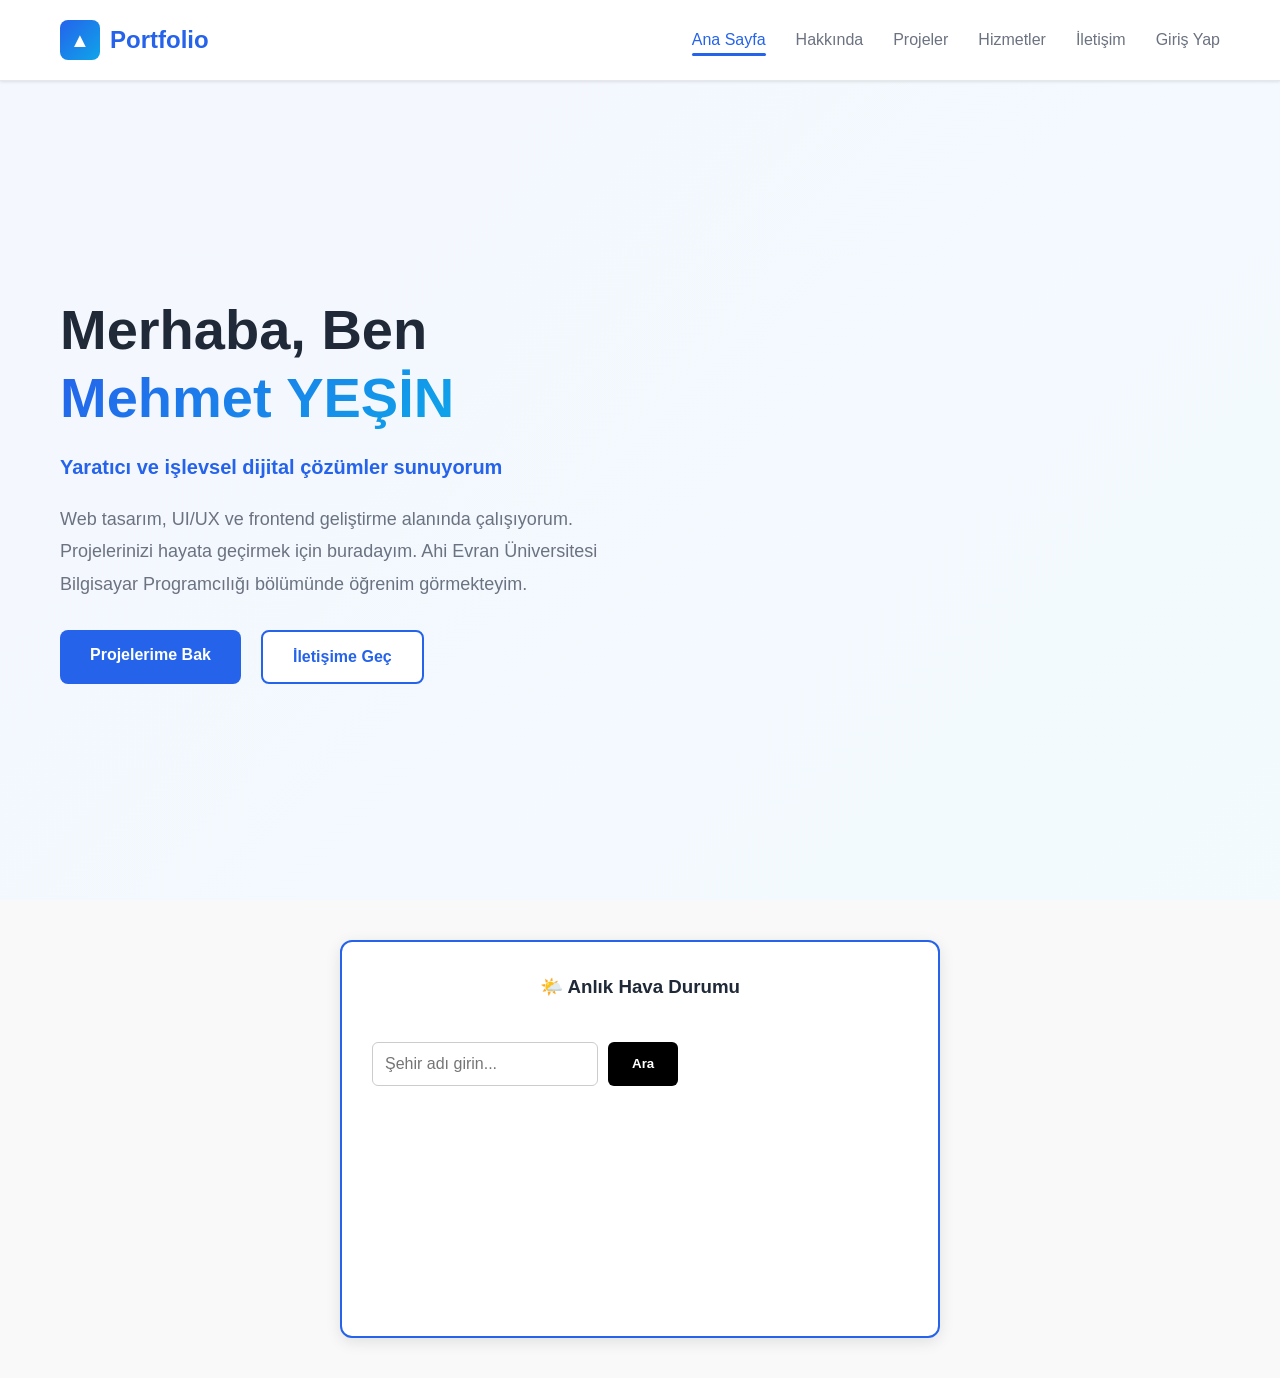
<file: index.html>
<!DOCTYPE html>
<html lang="tr">
<head>
    <meta charset="UTF-8">
    <meta name="viewport" content="width=device-width, initial-scale=1.0">
    <title>Mehmet Yeşin - Portfolyo</title>
    <link rel="icon" type="image/svg+xml" href="favicon.svg">
    <link rel="stylesheet" href="styles.css">
    
    <style>
        #weatherCity:focus { outline: none; border-color: #000 !important; }
        #weatherBtn:hover { background-color: #333 !important; }
        #weatherLoading { animation: pulse 1.5s infinite; }
        @keyframes pulse { 0% { opacity: 0.6; } 50% { opacity: 1; } 100% { opacity: 0.6; } }
    </style>
</head>
<body>
    <nav class="navbar">
        <div class="container">
            <div class="nav-content">
                <a href="index.html" class="logo">
                    <span class="logo-icon">▲</span>
                    <span class="logo-text">Portfolio</span>
                </a>
                <ul class="nav-menu" id="navMenu">
                    <li><a href="index.html" class="nav-link active">Ana Sayfa</a></li>
                    <li><a href="about.html" class="nav-link">Hakkında</a></li>
                    <li><a href="projects.html" class="nav-link">Projeler</a></li>
                    <li><a href="services.html" class="nav-link">Hizmetler</a></li>
                    <li><a href="contact.html" class="nav-link">İletişim</a></li>
                    <li><a href="auth.html" class="nav-link nav-link-auth">Giriş Yap</a></li>
                </ul>
                <button class="menu-toggle" id="menuToggle" aria-label="Menüyü aç/kapat">
                    <span></span><span></span><span></span>
                </button>
            </div>
        </div>
    </nav>

    <section class="hero">
        <div class="container">
            <div class="hero-content">
                <div class="hero-text">
                    <h1 class="hero-title">Merhaba, Ben <span class="highlight">Mehmet YEŞİN</span></h1>
                    <p class="hero-subtitle">Yaratıcı ve işlevsel dijital çözümler sunuyorum</p>
                    <p class="hero-description">
                        Web tasarım, UI/UX ve frontend geliştirme alanında çalışıyorum.
                        Projelerinizi hayata geçirmek için buradayım. Ahi Evran Üniversitesi
                        Bilgisayar Programcılığı bölümünde öğrenim görmekteyim.
                    </p>
                    <div class="hero-buttons">
                        <a href="projects.html" class="btn btn-primary">Projelerime Bak</a>
                        <a href="contact.html" class="btn btn-secondary">İletişime Geç</a>
                    </div>
                </div>
            </div>
        </div>
    </section>

    <section class="page-content" style="padding: 40px 0; background-color: #f9f9f9;">
        <div class="container">
            <div class="weather-widget" style="max-width: 600px; margin: 0 auto; background: #fff; padding: 30px; border-radius: 12px; box-shadow: 0 4px 15px rgba(0,0,0,0.1);">
                <div class="weather-header" style="text-align: center; margin-bottom: 20px;">
                    <h3>🌤️ Anlık Hava Durumu</h3>
                    <div class="search-input-wrapper" style="display: flex; gap: 10px; margin-top: 15px;">
                        <input type="text" id="weatherCity" placeholder="Şehir adı girin..." style="flex: 1; padding: 12px; border: 1px solid #ccc; border-radius: 6px; font-size: 16px;">
                        <button id="weatherBtn" style="padding: 12px 24px; background: #000; color: #fff; border: none; border-radius: 6px; cursor: pointer; font-weight: bold;">Ara</button>
                    </div>
                </div>
                
                <div id="weatherContent" class="weather-content" style="text-align: center;">
                    <div class="weather-loading" id="weatherLoading" style="display: none; color: #666;">
                        <p>⏳ Yükleniyor...</p>
                    </div>
                    
                    <div id="weatherInfo" class="weather-info" style="display: none;">
                        <div class="weather-main" style="margin-bottom: 20px;">
                            <div class="weather-icon" id="weatherIcon" style="font-size: 48px; margin-bottom: 10px;">🌤️</div>
                            <div class="weather-temp" style="font-size: 36px; font-weight: bold; color: #333;">
                                <span id="weatherTemp">--°C</span>
                            </div>
                            <div id="weatherDesc" style="color: #666; font-size: 18px; text-transform: capitalize;">--</div>
                        </div>
                        
                        <div class="weather-details" style="display: grid; grid-template-columns: 1fr 1fr; gap: 15px; background: #f1f1f1; padding: 15px; border-radius: 8px; text-align: left;">
                            <div><strong>Şehir:</strong> <span id="weatherCityName">--</span></div>
                            <div><strong>Hissedilen:</strong> <span id="weatherFeelsLike">--°C</span></div>
                            <div><strong>Nem:</strong> <span id="weatherHumidity">--%</span></div>
                            <div><strong>Rüzgar:</strong> <span id="weatherWind">-- m/s</span></div>
                            <div><strong>Basınç:</strong> <span id="weatherPressure">-- hPa</span></div>
                            <div><strong>Görüş:</strong> <span id="weatherVisibility">-- km</span></div>
                        </div>
                    </div>
                    
                    <div id="weatherError" class="weather-error" style="display: none; color: red; font-weight: bold; padding: 15px;">
                        <p id="weatherErrorMsg">❌ Hava durumu bilgisi alınamadı.</p>
                    </div>
                </div>
            </div>
        </div>
    </section>

    <script>
        const apiKey = "1400638c79b2821a32598c0382eaa3d6";

        document.addEventListener("DOMContentLoaded", function() {
            const searchBtn = document.getElementById("weatherBtn");
            const cityInput = document.getElementById("weatherCity");

            if (searchBtn) {
                searchBtn.addEventListener("click", fetchWeather);
            }

            if (cityInput) {
                cityInput.addEventListener("keypress", function(event) {
                    if (event.key === "Enter") {
                        fetchWeather();
                    }
                });
            }
        });

        function fetchWeather() {
            const city = document.getElementById("weatherCity").value.trim();
            const loadingDiv = document.getElementById("weatherLoading");
            const infoDiv = document.getElementById("weatherInfo");
            const errorDiv = document.getElementById("weatherError");
            const errorMsg = document.getElementById("weatherErrorMsg");

            if (city === "") {
                alert("Lütfen bir şehir adı girin!");
                return;
            }

            loadingDiv.style.display = "block";
            infoDiv.style.display = "none";
            errorDiv.style.display = "none";

            const url = `https://api.openweathermap.org/data/2.5/weather?q=${city}&appid=${apiKey}&units=metric&lang=tr`;

            fetch(url)
                .then(response => {
                    if (!response.ok) {
                        throw new Error("Şehir bulunamadı veya API anahtarı henüz aktif değil.");
                    }
                    return response.json();
                })
                .then(data => {
                    loadingDiv.style.display = "none";

                    document.getElementById("weatherCityName").innerText = `${data.name}, ${data.sys.country}`;
                    document.getElementById("weatherTemp").innerText = `${Math.round(data.main.temp)}°C`;
                    document.getElementById("weatherDesc").innerText = data.weather[0].description;
                    document.getElementById("weatherFeelsLike").innerText = `${Math.round(data.main.feels_like)}°C`;
                    document.getElementById("weatherHumidity").innerText = `%${data.main.humidity}`;
                    document.getElementById("weatherWind").innerText = `${data.wind.speed} m/s`;
                    document.getElementById("weatherPressure").innerText = `${data.main.pressure} hPa`;
                    document.getElementById("weatherVisibility").innerText = `${(data.visibility / 1000).toFixed(1)} km`;

                    const mainWeather = data.weather[0].main.toLowerCase();
                    let icon = "🌤️";
                    if (mainWeather.includes("rain")) icon = "🌧️";
                    else if (mainWeather.includes("cloud")) icon = "☁️";
                    else if (mainWeather.includes("clear")) icon = "☀️";
                    else if (mainWeather.includes("snow")) icon = "❄️";
                    document.getElementById("weatherIcon").innerText = icon;

                    infoDiv.style.display = "block";
                })
                .catch(error => {
                    loadingDiv.style.display = "none";
                    errorMsg.innerText = `❌ Hata: ${error.message}`;
                    errorDiv.style.display = "block";
                });
        }
    </script>
    
    <script src="script.js"></script>
</body>
</html>
</file>
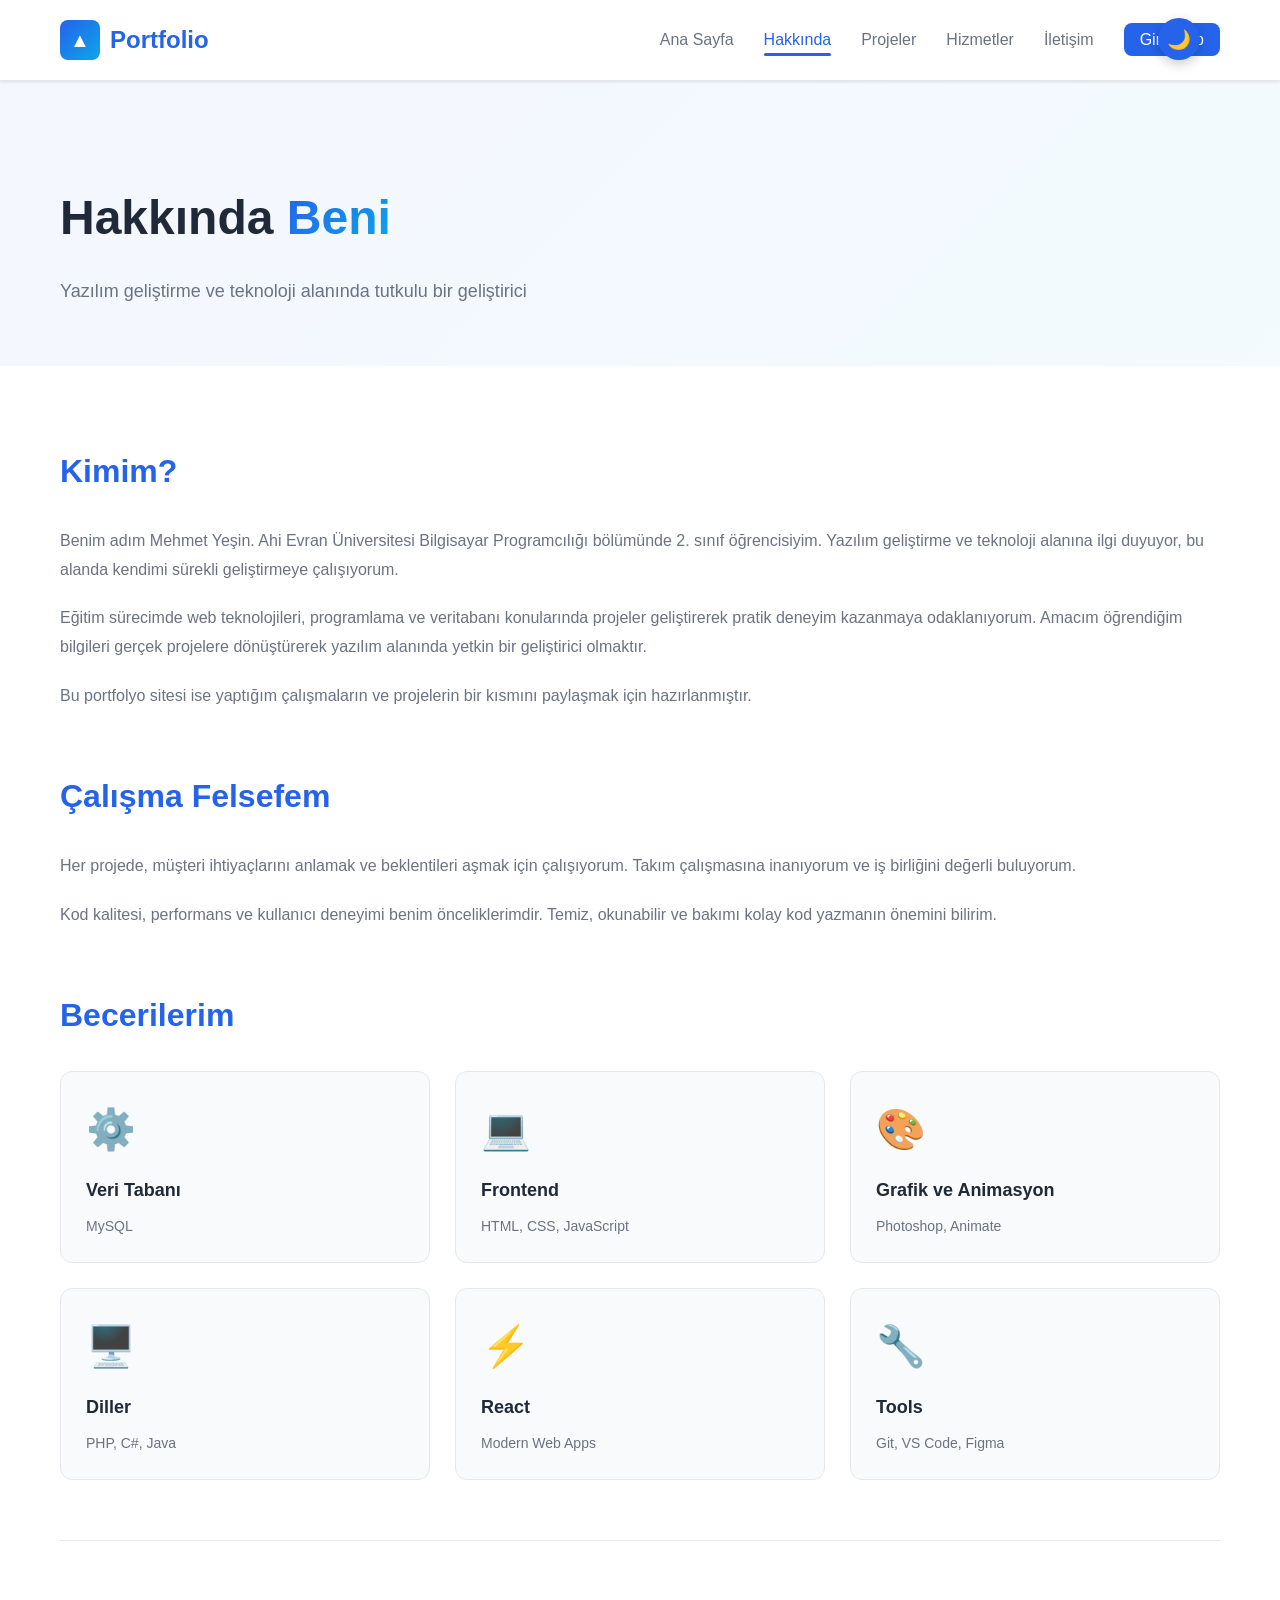
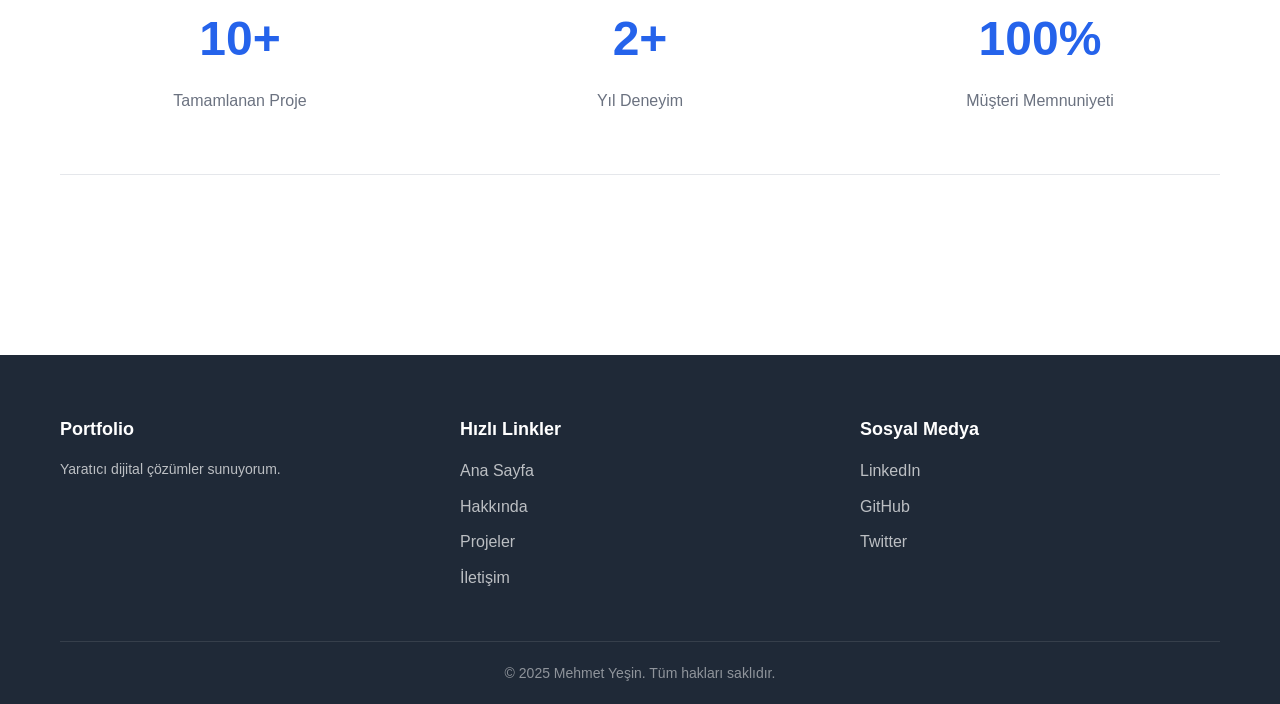
<file: about.html>
<!DOCTYPE html>
<html lang="tr">
<head>
    <meta charset="UTF-8">
    <meta name="viewport" content="width=device-width, initial-scale=1.0">
    <title>Hakkında - Mehmet Yeşin</title>
    <link rel="icon" type="image/svg+xml" href="favicon.svg">
    <link rel="stylesheet" href="styles.css">
</head>
<body>
    <nav class="navbar">
        <div class="container">
            <div class="nav-content">
                <a href="index.html" class="logo">
                    <span class="logo-icon">▲</span>
                    <span class="logo-text">Portfolio</span>
                </a>
                <ul class="nav-menu" id="navMenu">
                    <li><a href="index.html" class="nav-link">Ana Sayfa</a></li>
                    <li><a href="about.html" class="nav-link active">Hakkında</a></li>
                    <li><a href="projects.html" class="nav-link">Projeler</a></li>
                    <li><a href="services.html" class="nav-link">Hizmetler</a></li>
                    <li><a href="contact.html" class="nav-link">İletişim</a></li>
                    <li><a href="auth.html" class="nav-link nav-link-auth">Giriş Yap</a></li>
                </ul>
                <button class="menu-toggle" id="menuToggle" aria-label="Menüyü aç/kapat">
                    <span></span><span></span><span></span>
                </button>
            </div>
        </div>
    </nav>

    <section class="page-hero">
        <div class="container">
            <h1 class="page-title">Hakkında <span class="highlight">Beni</span></h1>
            <p class="page-subtitle">Yazılım geliştirme ve teknoloji alanında tutkulu bir geliştirici</p>
        </div>
    </section>

    <section class="page-content">
        <div class="container">
            <div class="about-section">
                <h2>Kimim?</h2>
                <div class="about-text">
                    <p>Benim adım Mehmet Yeşin. Ahi Evran Üniversitesi Bilgisayar Programcılığı bölümünde 2. sınıf öğrencisiyim. Yazılım geliştirme ve teknoloji alanına ilgi duyuyor, bu alanda kendimi sürekli geliştirmeye çalışıyorum.</p>
                    <p>Eğitim sürecimde web teknolojileri, programlama ve veritabanı konularında projeler geliştirerek pratik deneyim kazanmaya odaklanıyorum. Amacım öğrendiğim bilgileri gerçek projelere dönüştürerek yazılım alanında yetkin bir geliştirici olmaktır.</p>
                    <p>Bu portfolyo sitesi ise yaptığım çalışmaların ve projelerin bir kısmını paylaşmak için hazırlanmıştır.</p>
                </div>
            </div>

            <div class="about-section">
                <h2>Çalışma Felsefem</h2>
                <div class="about-text">
                    <p>Her projede, müşteri ihtiyaçlarını anlamak ve beklentileri aşmak için çalışıyorum. Takım çalışmasına inanıyorum ve iş birliğini değerli buluyorum.</p>
                    <p>Kod kalitesi, performans ve kullanıcı deneyimi benim önceliklerimdir. Temiz, okunabilir ve bakımı kolay kod yazmanın önemini bilirim.</p>
                </div>
            </div>

            <div class="about-section">
                <h2>Becerilerim</h2>
                <div class="skills-grid">
                    <div class="skill-card"><div class="skill-icon">⚙️</div><h3>Veri Tabanı</h3><p>MySQL</p></div>
                    <div class="skill-card"><div class="skill-icon">💻</div><h3>Frontend</h3><p>HTML, CSS, JavaScript</p></div>
                    <div class="skill-card"><div class="skill-icon">🎨</div><h3>Grafik ve Animasyon</h3><p>Photoshop, Animate</p></div>
                    <div class="skill-card"><div class="skill-icon">🖥️</div><h3>Diller</h3><p>PHP, C#, Java</p></div>
                    <div class="skill-card"><div class="skill-icon">⚡</div><h3>React</h3><p>Modern Web Apps</p></div>
                    <div class="skill-card"><div class="skill-icon">🔧</div><h3>Tools</h3><p>Git, VS Code, Figma</p></div>
                </div>
            </div>

            <div class="stats-section">
                <div class="stat-item"><div class="stat-number">10+</div><p class="stat-label">Tamamlanan Proje</p></div>
                <div class="stat-item"><div class="stat-number">2+</div><p class="stat-label">Yıl Deneyim</p></div>
                <div class="stat-item"><div class="stat-number">100%</div><p class="stat-label">Müşteri Memnuniyeti</p></div>
            </div>
        </div>
    </section>

    <footer class="footer">
        <div class="container">
            <div class="footer-content">
                <div class="footer-section">
                    <h4>Portfolio</h4>
                    <p>Yaratıcı dijital çözümler sunuyorum.</p>
                </div>
                <div class="footer-section">
                    <h4>Hızlı Linkler</h4>
                    <ul>
                        <li><a href="index.html">Ana Sayfa</a></li>
                        <li><a href="about.html">Hakkında</a></li>
                        <li><a href="projects.html">Projeler</a></li>
                        <li><a href="contact.html">İletişim</a></li>
                    </ul>
                </div>
                <div class="footer-section">
                    <h4>Sosyal Medya</h4>
                    <ul>
                        <li><a href="https://linkedin.com" target="_blank" rel="noopener">LinkedIn</a></li>
                        <li><a href="https://github.com" target="_blank" rel="noopener">GitHub</a></li>
                        <li><a href="https://twitter.com" target="_blank" rel="noopener">Twitter</a></li>
                    </ul>
                </div>
            </div>
            <div class="footer-bottom">
                <p>&copy; 2025 Mehmet Yeşin. Tüm hakları saklıdır.</p>
            </div>
        </div>
    </footer>
    <script src="script.js"></script>
</body>
</html>
</file>
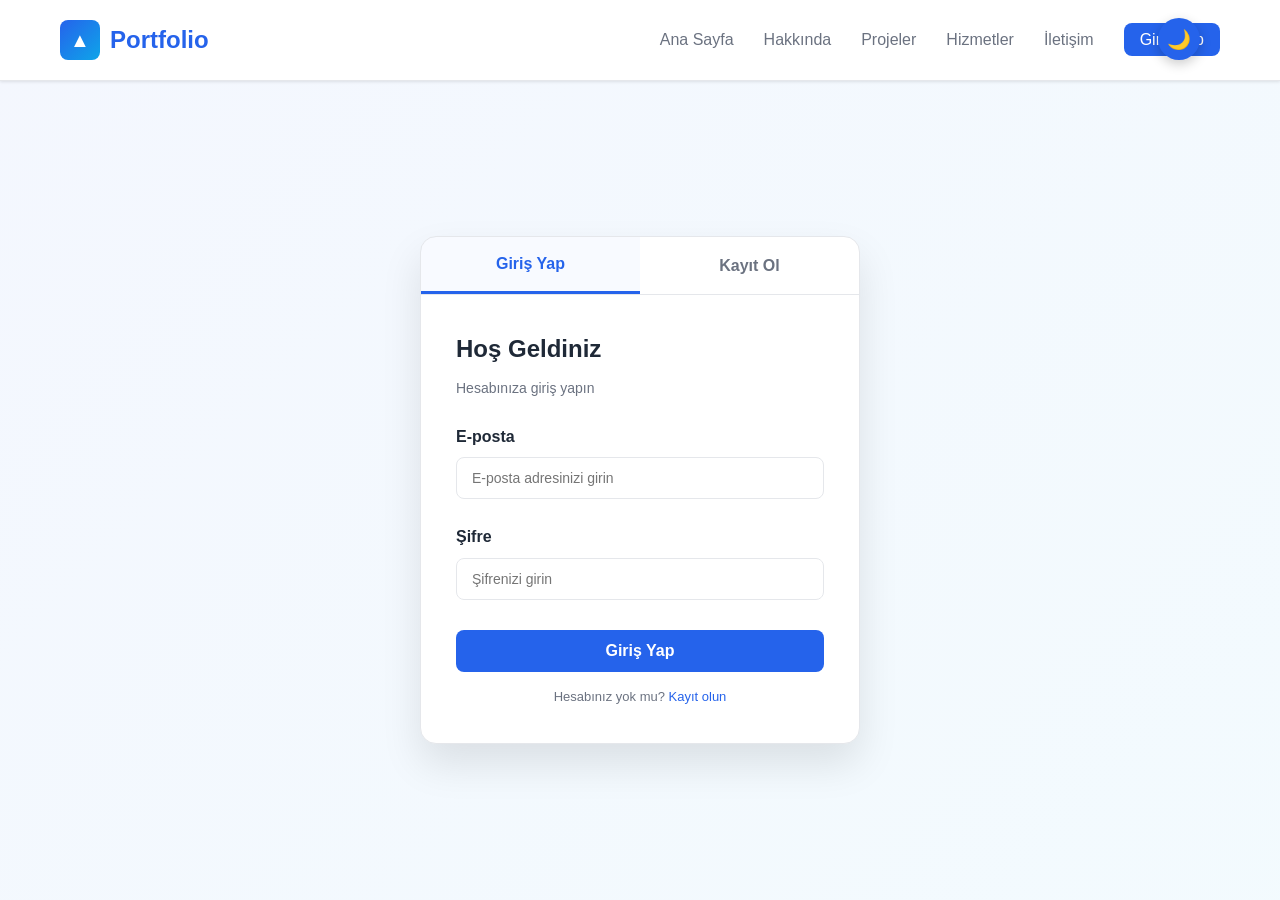
<file: auth.html>
<!DOCTYPE html>
<html lang="tr">
<head>
    <meta charset="UTF-8">
    <meta name="viewport" content="width=device-width, initial-scale=1.0">
    <title>Giriş / Kayıt - Mehmet Yeşin</title>
    <link rel="icon" type="image/svg+xml" href="favicon.svg">
    <link rel="stylesheet" href="styles.css">
    <style>
        .auth-section {
            min-height: calc(100vh - 80px);
            margin-top: 80px;
            display: flex;
            align-items: center;
            justify-content: center;
            background: linear-gradient(135deg, rgba(37,99,235,0.05), rgba(14,165,233,0.05));
            padding: 40px 20px;
        }
        .auth-box {
            background: white;
            border-radius: 16px;
            box-shadow: 0 20px 40px rgba(0,0,0,0.1);
            border: 1px solid var(--border);
            width: 100%;
            max-width: 440px;
            overflow: hidden;
        }
        .auth-tabs {
            display: flex;
            border-bottom: 1px solid var(--border);
        }
        .auth-tab {
            flex: 1;
            padding: 18px;
            background: none;
            border: none;
            font-size: 16px;
            font-weight: 600;
            cursor: pointer;
            color: var(--text-light);
            transition: all 0.3s;
        }
        .auth-tab.active {
            color: var(--primary);
            border-bottom: 3px solid var(--primary);
            background: rgba(37,99,235,0.03);
        }
        .auth-form-panel {
            padding: 35px;
            display: none;
        }
        .auth-form-panel.active { display: block; }
        .auth-form-panel h2 {
            font-size: 24px;
            margin-bottom: 8px;
            color: var(--text-dark);
        }
        .auth-form-panel p {
            color: var(--text-light);
            font-size: 14px;
            margin-bottom: 25px;
        }
        .auth-message {
            padding: 12px 16px;
            border-radius: 8px;
            margin-bottom: 20px;
            font-size: 14px;
            display: none;
        }
        .auth-message.success { background: #d1fae5; border: 1px solid #6ee7b7; color: #065f46; }
        .auth-message.error { background: #fee2e2; border: 1px solid #fca5a5; color: #991b1b; }
        .auth-form-panel .btn { width: 100%; margin-top: 5px; }
        .admin-link {
            text-align: center;
            margin-top: 15px;
            font-size: 13px;
            color: var(--text-light);
        }
        .admin-link a { color: var(--primary); text-decoration: none; }
    </style>
</head>
<body>
    <nav class="navbar">
        <div class="container">
            <div class="nav-content">
                <a href="index.html" class="logo">
                    <span class="logo-icon">▲</span>
                    <span class="logo-text">Portfolio</span>
                </a>
                <ul class="nav-menu" id="navMenu">
                    <li><a href="index.html" class="nav-link">Ana Sayfa</a></li>
                    <li><a href="about.html" class="nav-link">Hakkında</a></li>
                    <li><a href="projects.html" class="nav-link">Projeler</a></li>
                    <li><a href="services.html" class="nav-link">Hizmetler</a></li>
                    <li><a href="contact.html" class="nav-link">İletişim</a></li>
                    <li><a href="auth.html" class="nav-link nav-link-auth active">Giriş Yap</a></li>
                </ul>
                <button class="menu-toggle" id="menuToggle" aria-label="Menüyü aç/kapat">
                    <span></span><span></span><span></span>
                </button>
            </div>
        </div>
    </nav>

    <div class="auth-section">
        <div class="auth-box">
            <div class="auth-tabs">
                <button class="auth-tab active" onclick="switchTab('login')">Giriş Yap</button>
                <button class="auth-tab" onclick="switchTab('register')">Kayıt Ol</button>
            </div>

            <!-- Giriş Formu -->
            <div class="auth-form-panel active" id="loginPanel">
                <h2>Hoş Geldiniz</h2>
                <p>Hesabınıza giriş yapın</p>
                <div class="auth-message" id="loginMsg"></div>
                <div class="form-group">
                    <label for="loginEmail">E-posta</label>
                    <input type="email" id="loginEmail" placeholder="E-posta adresinizi girin">
                </div>
                <div class="form-group">
                    <label for="loginPassword">Şifre</label>
                    <input type="password" id="loginPassword" placeholder="Şifrenizi girin">
                </div>
                <button class="btn btn-primary" onclick="handleLogin()">Giriş Yap</button>
                <div class="admin-link">
                    Hesabınız yok mu? <a href="#" onclick="switchTab('register')">Kayıt olun</a>
                </div>
            </div>

            <!-- Kayıt Formu -->
            <div class="auth-form-panel" id="registerPanel">
                <h2>Hesap Oluştur</h2>
                <p>Yeni bir hesap oluşturun</p>
                <div class="auth-message" id="registerMsg"></div>
                <div class="form-group">
                    <label for="regUsername">Kullanıcı Adı</label>
                    <input type="text" id="regUsername" placeholder="Kullanıcı adı seçin">
                </div>
                <div class="form-group">
                    <label for="regEmail">E-posta</label>
                    <input type="email" id="regEmail" placeholder="E-posta adresinizi girin">
                </div>
                <div class="form-group">
                    <label for="regPassword">Şifre</label>
                    <input type="password" id="regPassword" placeholder="En az 6 karakter">
                </div>
                <div class="form-group">
                    <label for="regConfirm">Şifre Tekrar</label>
                    <input type="password" id="regConfirm" placeholder="Şifrenizi tekrar girin">
                </div>
                <button class="btn btn-primary" onclick="handleRegister()">Kayıt Ol</button>
                <div class="admin-link">
                    Zaten hesabınız var mı? <a href="#" onclick="switchTab('login')">Giriş yapın</a>
                </div>
            </div>
        </div>
    </div>

    <script src="script.js"></script>
</body>
</html>
</file>
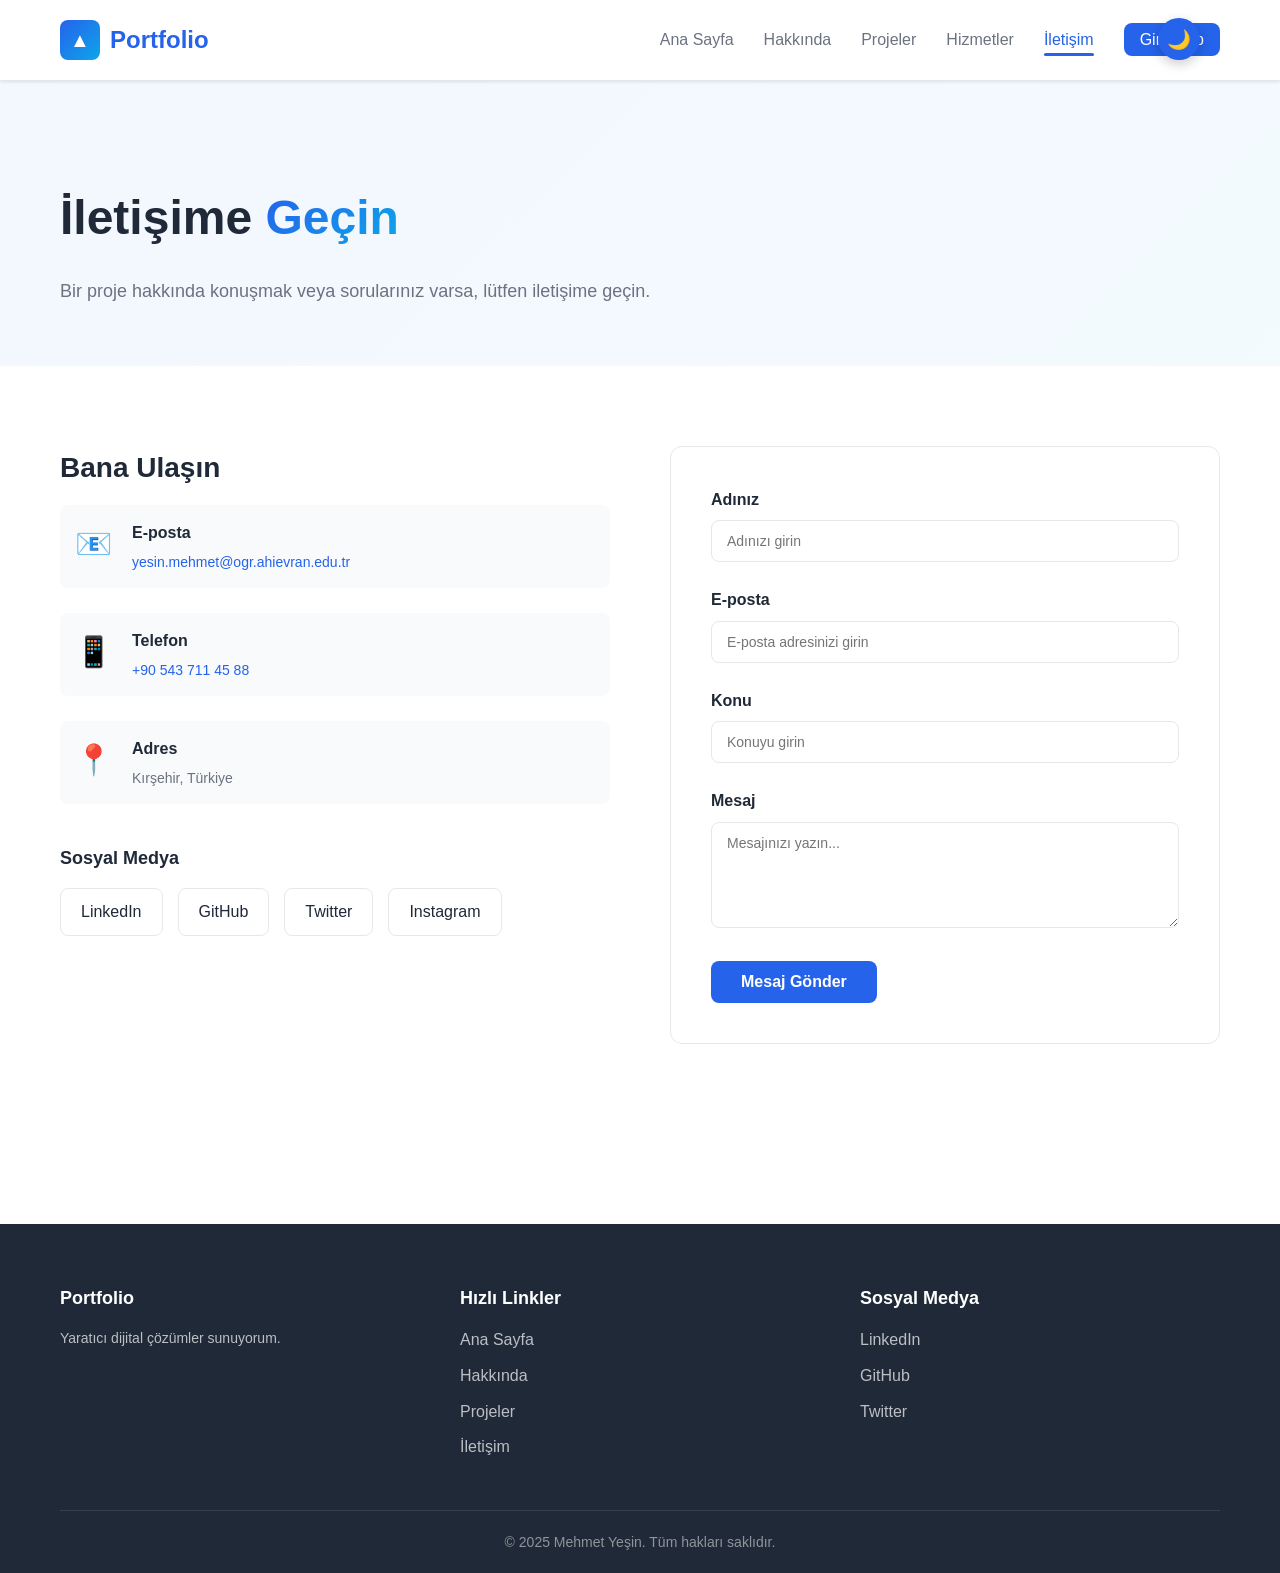
<file: contact.html>
<!DOCTYPE html>
<html lang="tr">
<head>
    <meta charset="UTF-8">
    <meta name="viewport" content="width=device-width, initial-scale=1.0">
    <title>İletişim - Mehmet Yeşin</title>
    <link rel="icon" type="image/svg+xml" href="favicon.svg">
    <link rel="stylesheet" href="styles.css">
</head>
<body>
    <nav class="navbar">
        <div class="container">
            <div class="nav-content">
                <a href="index.html" class="logo">
                    <span class="logo-icon">▲</span>
                    <span class="logo-text">Portfolio</span>
                </a>
                <ul class="nav-menu" id="navMenu">
                    <li><a href="index.html" class="nav-link">Ana Sayfa</a></li>
                    <li><a href="about.html" class="nav-link">Hakkında</a></li>
                    <li><a href="projects.html" class="nav-link">Projeler</a></li>
                    <li><a href="services.html" class="nav-link">Hizmetler</a></li>
                    <li><a href="contact.html" class="nav-link active">İletişim</a></li>
                    <li><a href="auth.html" class="nav-link nav-link-auth">Giriş Yap</a></li>
                </ul>
                <button class="menu-toggle" id="menuToggle" aria-label="Menüyü aç/kapat">
                    <span></span><span></span><span></span>
                </button>
            </div>
        </div>
    </nav>

    <section class="page-hero">
        <div class="container">
            <h1 class="page-title">İletişime <span class="highlight">Geçin</span></h1>
            <p class="page-subtitle">Bir proje hakkında konuşmak veya sorularınız varsa, lütfen iletişime geçin.</p>
        </div>
    </section>

    <section class="page-content">
        <div class="container">
            <div class="contact-content">
                <div class="contact-info">
                    <h2>Bana Ulaşın</h2>
                    <div class="contact-details">
                        <div class="contact-item">
                            <span class="contact-icon">📧</span>
                            <div class="contact-item-text">
                                <h4>E-posta</h4>
                                <p><a href="mailto:yesin.mehmet@ogr.ahievran.edu.tr">yesin.mehmet@ogr.ahievran.edu.tr</a></p>
                            </div>
                        </div>
                        <div class="contact-item">
                            <span class="contact-icon">📱</span>
                            <div class="contact-item-text">
                                <h4>Telefon</h4>
                                <p><a href="tel:+905437114588">+90 543 711 45 88</a></p>
                            </div>
                        </div>
                        <div class="contact-item">
                            <span class="contact-icon">📍</span>
                            <div class="contact-item-text">
                                <h4>Adres</h4>
                                <p>Kırşehir, Türkiye</p>
                            </div>
                        </div>
                    </div>
                    <div class="social-section">
                        <h3>Sosyal Medya</h3>
                        <div class="social-icons">
                            <a href="https://linkedin.com" target="_blank" rel="noopener" class="social-icon">LinkedIn</a>
                            <a href="https://github.com" target="_blank" rel="noopener" class="social-icon">GitHub</a>
                            <a href="https://twitter.com" target="_blank" rel="noopener" class="social-icon">Twitter</a>
                            <a href="https://instagram.com" target="_blank" rel="noopener" class="social-icon">Instagram</a>
                        </div>
                    </div>
                </div>

                <div class="contact-form-wrapper">
                    <div class="contact-form">
                        <div id="formMessage" style="display:none; margin-bottom:20px;"></div>

                        <div class="form-group">
                            <label for="name">Adınız</label>
                            <input type="text" id="name" name="name" required placeholder="Adınızı girin">
                        </div>
                        <div class="form-group">
                            <label for="email">E-posta</label>
                            <input type="email" id="email" name="email" required placeholder="E-posta adresinizi girin">
                        </div>
                        <div class="form-group">
                            <label for="subject">Konu</label>
                            <input type="text" id="subject" name="subject" required placeholder="Konuyu girin">
                        </div>
                        <div class="form-group">
                            <label for="message">Mesaj</label>
                            <textarea id="message" name="message" rows="5" required placeholder="Mesajınızı yazın..."></textarea>
                        </div>
                        <button type="button" class="btn btn-primary" id="sendBtn" onclick="sendContact()">Mesaj Gönder</button>
                    </div>
                </div>
            </div>
        </div>
    </section>

    <footer class="footer">
        <div class="container">
            <div class="footer-content">
                <div class="footer-section">
                    <h4>Portfolio</h4>
                    <p>Yaratıcı dijital çözümler sunuyorum.</p>
                </div>
                <div class="footer-section">
                    <h4>Hızlı Linkler</h4>
                    <ul>
                        <li><a href="index.html">Ana Sayfa</a></li>
                        <li><a href="about.html">Hakkında</a></li>
                        <li><a href="projects.html">Projeler</a></li>
                        <li><a href="contact.html">İletişim</a></li>
                    </ul>
                </div>
                <div class="footer-section">
                    <h4>Sosyal Medya</h4>
                    <ul>
                        <li><a href="https://linkedin.com" target="_blank" rel="noopener">LinkedIn</a></li>
                        <li><a href="https://github.com" target="_blank" rel="noopener">GitHub</a></li>
                        <li><a href="https://twitter.com" target="_blank" rel="noopener">Twitter</a></li>
                    </ul>
                </div>
            </div>
            <div class="footer-bottom">
                <p>&copy; 2025 Mehmet Yeşin. Tüm hakları saklıdır.</p>
            </div>
        </div>
    </footer>
    <script src="script.js"></script>
</body>
</html>
</file>
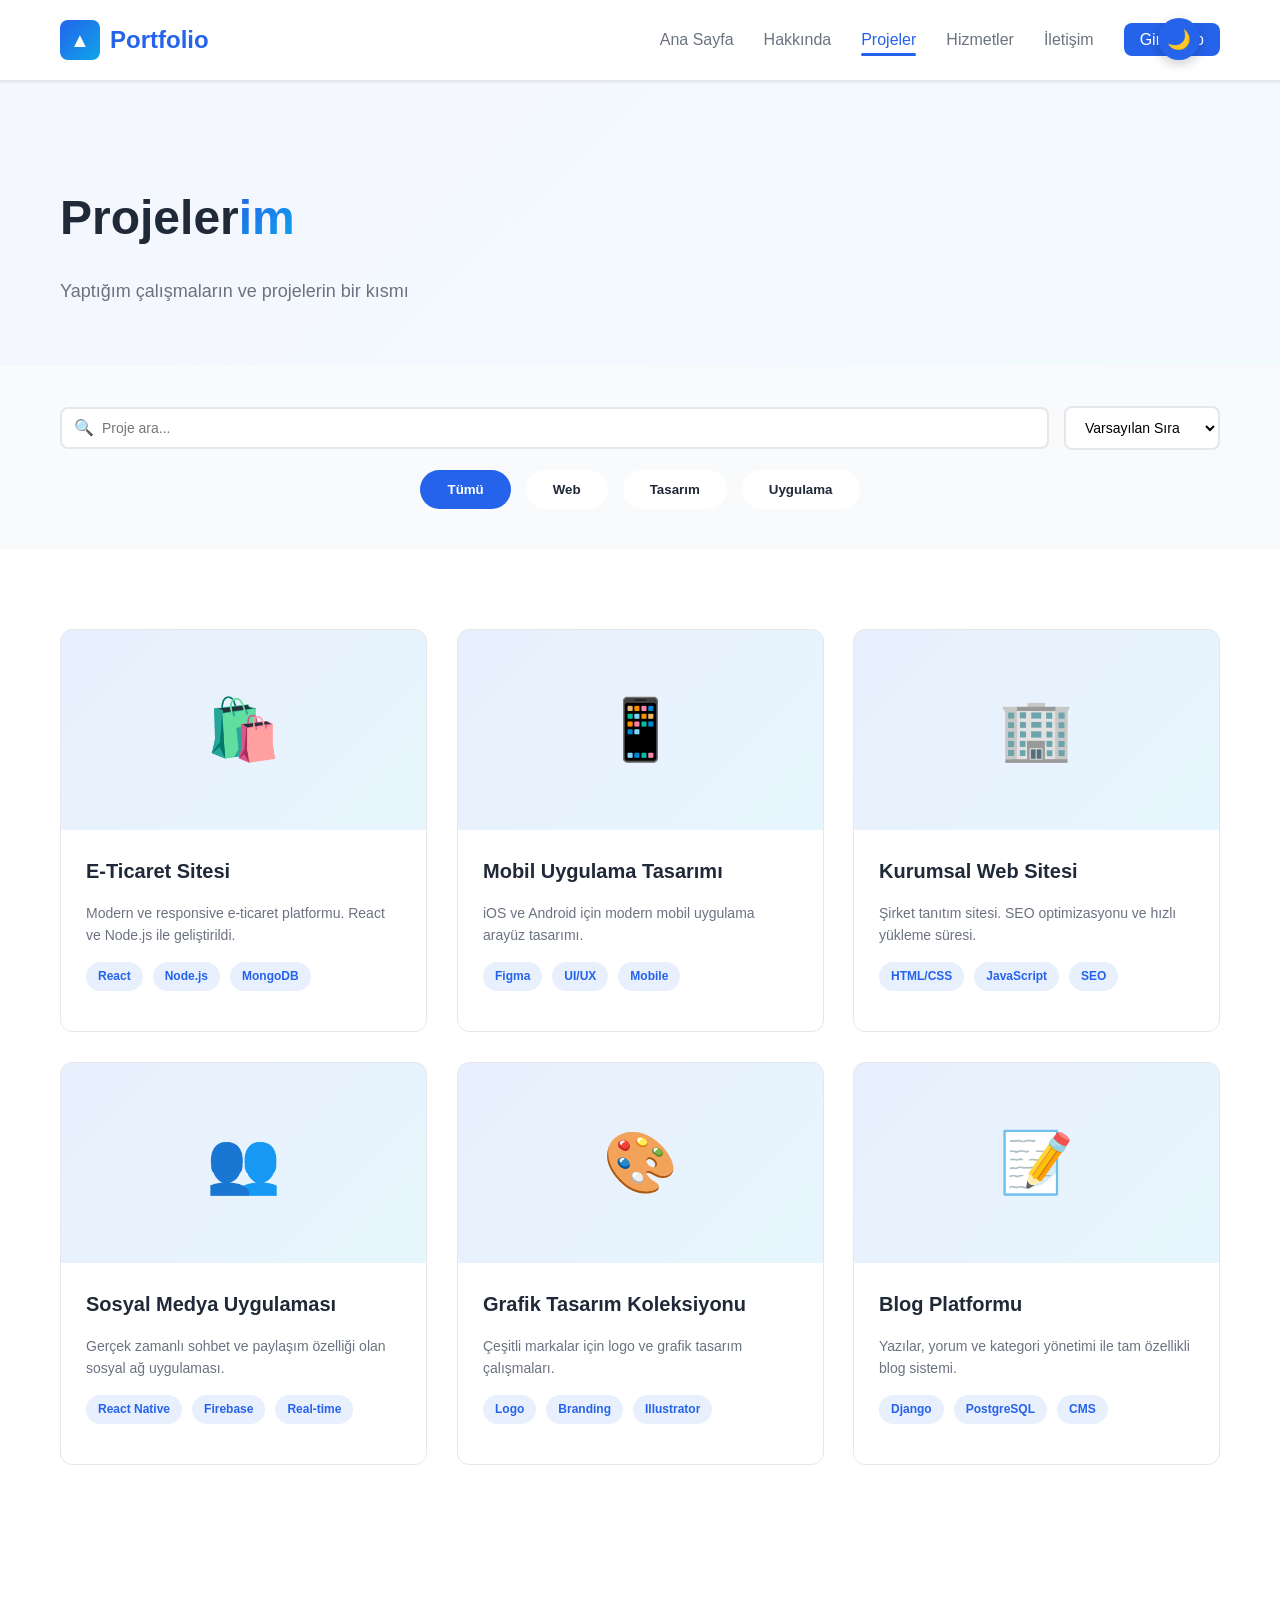
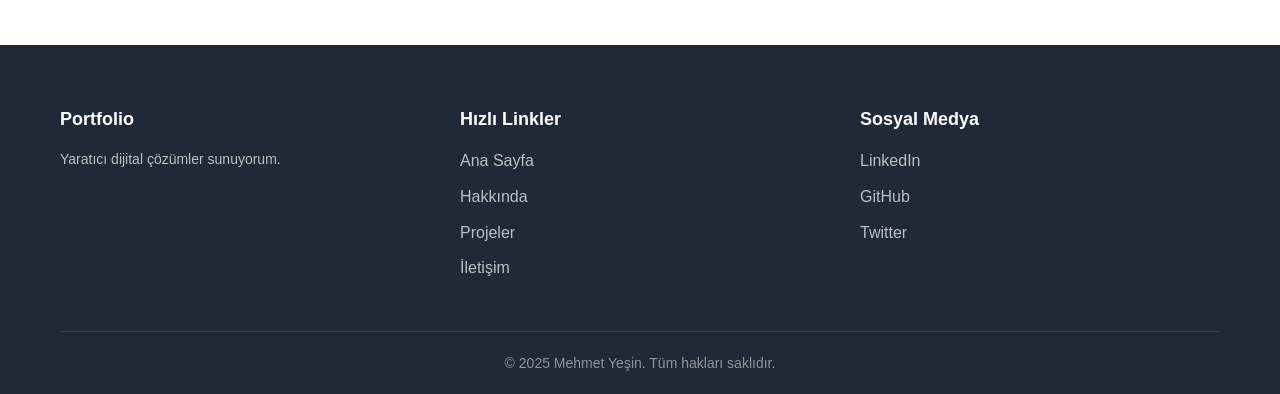
<file: projects.html>
<!DOCTYPE html>
<html lang="tr">
<head>
    <meta charset="UTF-8">
    <meta name="viewport" content="width=device-width, initial-scale=1.0">
    <title>Projeler - Mehmet Yeşin</title>
    <link rel="icon" type="image/svg+xml" href="favicon.svg">
    <link rel="stylesheet" href="styles.css">
    <style>
        .search-sort-bar {
            display: flex;
            gap: 15px;
            align-items: center;
            flex-wrap: wrap;
            margin-bottom: 20px;
        }
        .search-input-wrapper {
            position: relative;
            flex: 1;
            min-width: 200px;
        }
        .search-input-wrapper .search-icon {
            position: absolute;
            left: 14px;
            top: 50%;
            transform: translateY(-50%);
            font-size: 16px;
            pointer-events: none;
        }
        #projectSearch {
            width: 100%;
            padding: 11px 15px 11px 40px;
            border: 2px solid var(--border);
            border-radius: 8px;
            font-size: 14px;
            font-family: inherit;
            transition: border-color 0.3s;
        }
        #projectSearch:focus {
            outline: none;
            border-color: var(--primary);
            box-shadow: 0 0 0 3px rgba(37,99,235,0.1);
        }
        #sortSelect {
            padding: 11px 15px;
            border: 2px solid var(--border);
            border-radius: 8px;
            font-size: 14px;
            font-family: inherit;
            cursor: pointer;
            background: white;
            transition: border-color 0.3s;
        }
        #sortSelect:focus { outline: none; border-color: var(--primary); }
        .no-results {
            text-align: center;
            padding: 60px 20px;
            color: var(--text-light);
            display: none;
            grid-column: 1 / -1;
        }
        .no-results .no-results-icon { font-size: 48px; margin-bottom: 15px; }
        .project-card { cursor: default; }
    </style>
</head>
<body>
    <nav class="navbar">
        <div class="container">
            <div class="nav-content">
                <a href="index.html" class="logo">
                    <span class="logo-icon">▲</span>
                    <span class="logo-text">Portfolio</span>
                </a>
                <ul class="nav-menu" id="navMenu">
                    <li><a href="index.html" class="nav-link">Ana Sayfa</a></li>
                    <li><a href="about.html" class="nav-link">Hakkında</a></li>
                    <li><a href="projects.html" class="nav-link active">Projeler</a></li>
                    <li><a href="services.html" class="nav-link">Hizmetler</a></li>
                    <li><a href="contact.html" class="nav-link">İletişim</a></li>
                    <li><a href="auth.html" class="nav-link nav-link-auth">Giriş Yap</a></li>
                </ul>
                <button class="menu-toggle" id="menuToggle" aria-label="Menüyü aç/kapat">
                    <span></span><span></span><span></span>
                </button>
            </div>
        </div>
    </nav>

    <section class="page-hero">
        <div class="container">
            <h1 class="page-title">Projeler<span class="highlight">im</span></h1>
            <p class="page-subtitle">Yaptığım çalışmaların ve projelerin bir kısmı</p>
        </div>
    </section>

    <!-- Arama + Sıralama + Filtre -->
    <section class="filter-section">
        <div class="container">
            <div class="search-sort-bar">
                <div class="search-input-wrapper">
                    <span class="search-icon">🔍</span>
                    <input type="text" id="projectSearch" placeholder="Proje ara...">
                </div>
                <select id="sortSelect">
                    <option value="default">Varsayılan Sıra</option>
                    <option value="az">İsme Göre A→Z</option>
                    <option value="za">İsme Göre Z→A</option>
                </select>
            </div>
            <div class="filter-buttons">
                <button class="filter-btn active" data-category="all">Tümü</button>
                <button class="filter-btn" data-category="web">Web</button>
                <button class="filter-btn" data-category="design">Tasarım</button>
                <button class="filter-btn" data-category="app">Uygulama</button>
            </div>
        </div>
    </section>

    <section class="page-content">
        <div class="container">
            <div class="projects-grid" id="projectsGrid">
                <div class="project-card" data-category="web" data-name="E-Ticaret Sitesi">
                    <div class="project-image">🛍️</div>
                    <div class="project-info">
                        <h3>E-Ticaret Sitesi</h3>
                        <p>Modern ve responsive e-ticaret platformu. React ve Node.js ile geliştirildi.</p>
                        <div class="project-tags">
                            <span class="tag">React</span><span class="tag">Node.js</span><span class="tag">MongoDB</span>
                        </div>
                    </div>
                </div>
                <div class="project-card" data-category="design" data-name="Mobil Uygulama Tasarımı">
                    <div class="project-image">📱</div>
                    <div class="project-info">
                        <h3>Mobil Uygulama Tasarımı</h3>
                        <p>iOS ve Android için modern mobil uygulama arayüz tasarımı.</p>
                        <div class="project-tags">
                            <span class="tag">Figma</span><span class="tag">UI/UX</span><span class="tag">Mobile</span>
                        </div>
                    </div>
                </div>
                <div class="project-card" data-category="web" data-name="Kurumsal Web Sitesi">
                    <div class="project-image">🏢</div>
                    <div class="project-info">
                        <h3>Kurumsal Web Sitesi</h3>
                        <p>Şirket tanıtım sitesi. SEO optimizasyonu ve hızlı yükleme süresi.</p>
                        <div class="project-tags">
                            <span class="tag">HTML/CSS</span><span class="tag">JavaScript</span><span class="tag">SEO</span>
                        </div>
                    </div>
                </div>
                <div class="project-card" data-category="app" data-name="Sosyal Medya Uygulaması">
                    <div class="project-image">👥</div>
                    <div class="project-info">
                        <h3>Sosyal Medya Uygulaması</h3>
                        <p>Gerçek zamanlı sohbet ve paylaşım özelliği olan sosyal ağ uygulaması.</p>
                        <div class="project-tags">
                            <span class="tag">React Native</span><span class="tag">Firebase</span><span class="tag">Real-time</span>
                        </div>
                    </div>
                </div>
                <div class="project-card" data-category="design" data-name="Grafik Tasarım Koleksiyonu">
                    <div class="project-image">🎨</div>
                    <div class="project-info">
                        <h3>Grafik Tasarım Koleksiyonu</h3>
                        <p>Çeşitli markalar için logo ve grafik tasarım çalışmaları.</p>
                        <div class="project-tags">
                            <span class="tag">Logo</span><span class="tag">Branding</span><span class="tag">Illustrator</span>
                        </div>
                    </div>
                </div>
                <div class="project-card" data-category="web" data-name="Blog Platformu">
                    <div class="project-image">📝</div>
                    <div class="project-info">
                        <h3>Blog Platformu</h3>
                        <p>Yazılar, yorum ve kategori yönetimi ile tam özellikli blog sistemi.</p>
                        <div class="project-tags">
                            <span class="tag">Django</span><span class="tag">PostgreSQL</span><span class="tag">CMS</span>
                        </div>
                    </div>
                </div>
            </div>
            <div class="no-results" id="noResults">
                <div class="no-results-icon">🔍</div>
                <p>Arama kriterlerine uygun proje bulunamadı.</p>
            </div>
        </div>
    </section>

    <footer class="footer">
        <div class="container">
            <div class="footer-content">
                <div class="footer-section">
                    <h4>Portfolio</h4>
                    <p>Yaratıcı dijital çözümler sunuyorum.</p>
                </div>
                <div class="footer-section">
                    <h4>Hızlı Linkler</h4>
                    <ul>
                        <li><a href="index.html">Ana Sayfa</a></li>
                        <li><a href="about.html">Hakkında</a></li>
                        <li><a href="projects.html">Projeler</a></li>
                        <li><a href="contact.html">İletişim</a></li>
                    </ul>
                </div>
                <div class="footer-section">
                    <h4>Sosyal Medya</h4>
                    <ul>
                        <li><a href="https://linkedin.com" target="_blank" rel="noopener">LinkedIn</a></li>
                        <li><a href="https://github.com" target="_blank" rel="noopener">GitHub</a></li>
                        <li><a href="https://twitter.com" target="_blank" rel="noopener">Twitter</a></li>
                    </ul>
                </div>
            </div>
            <div class="footer-bottom">
                <p>&copy; 2025 Mehmet Yeşin. Tüm hakları saklıdır.</p>
            </div>
        </div>
    </footer>
    <script src="script.js"></script>
</body>
</html>
</file>
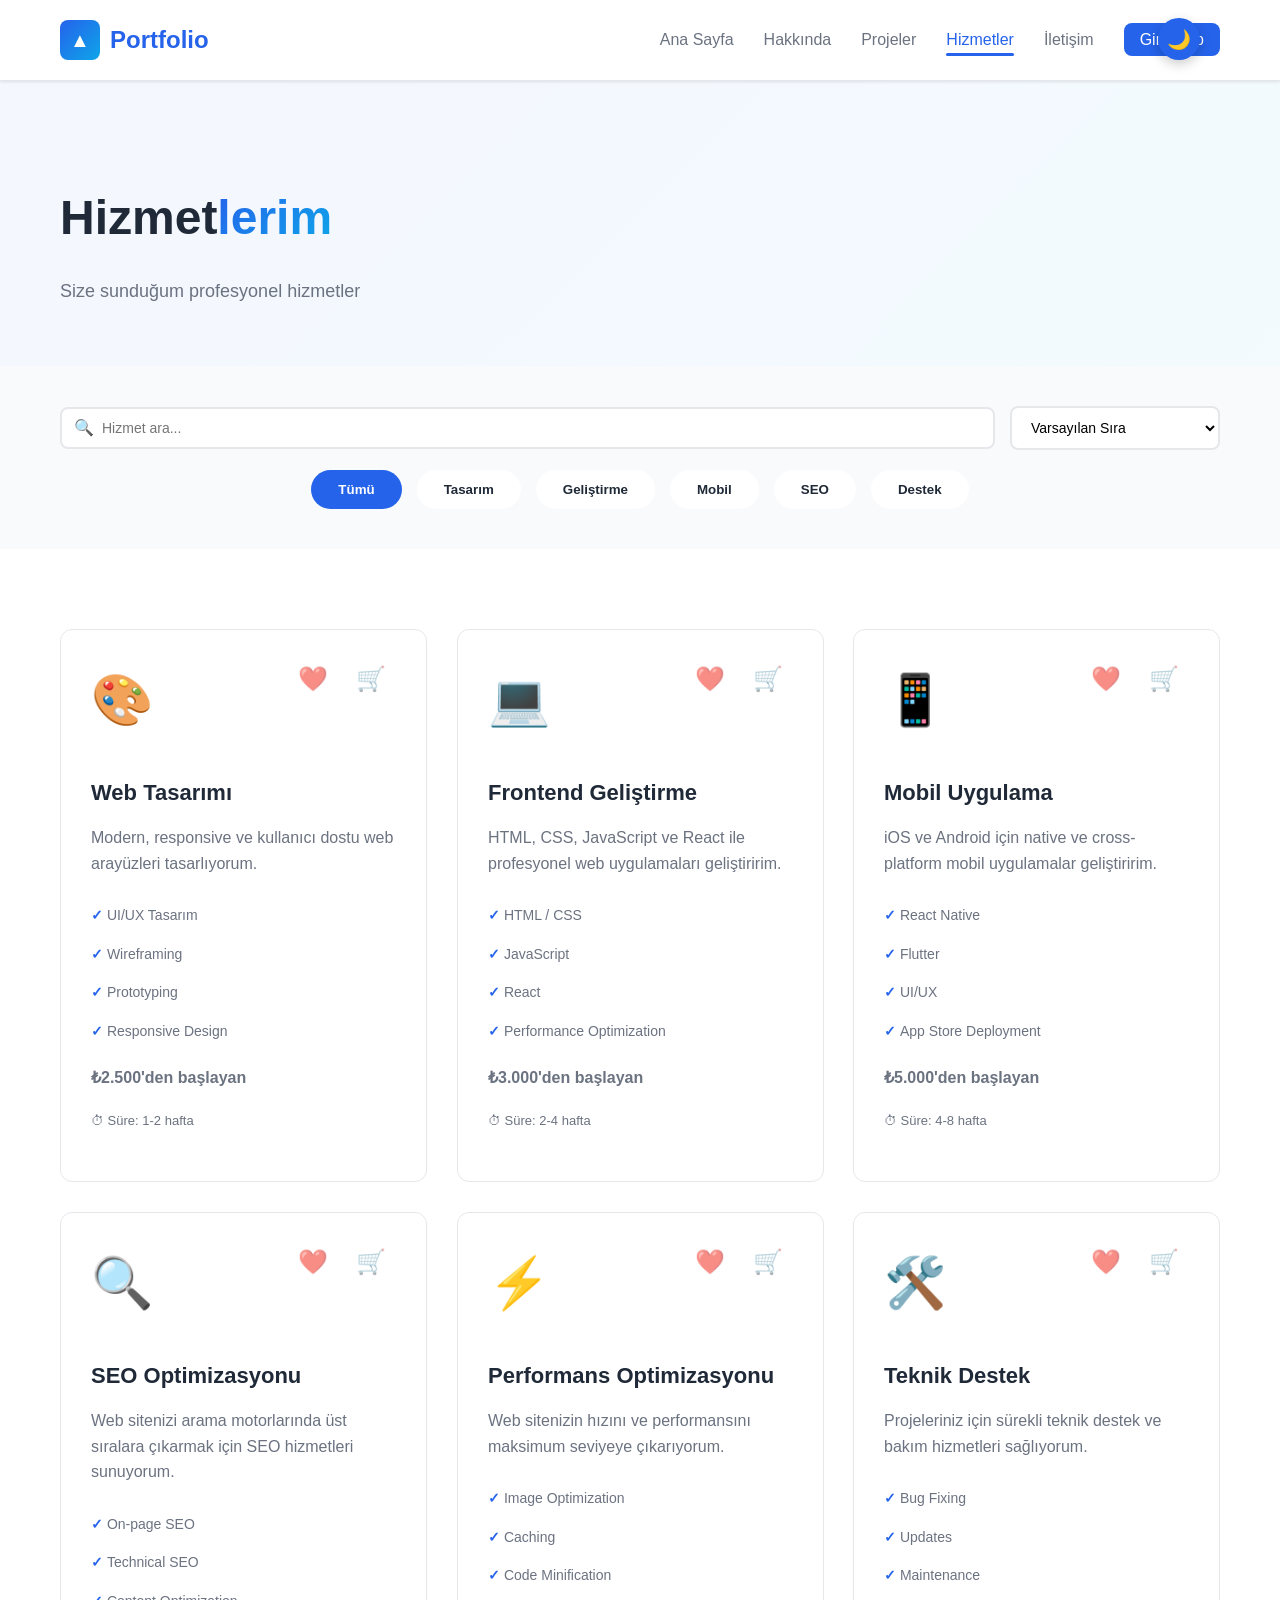
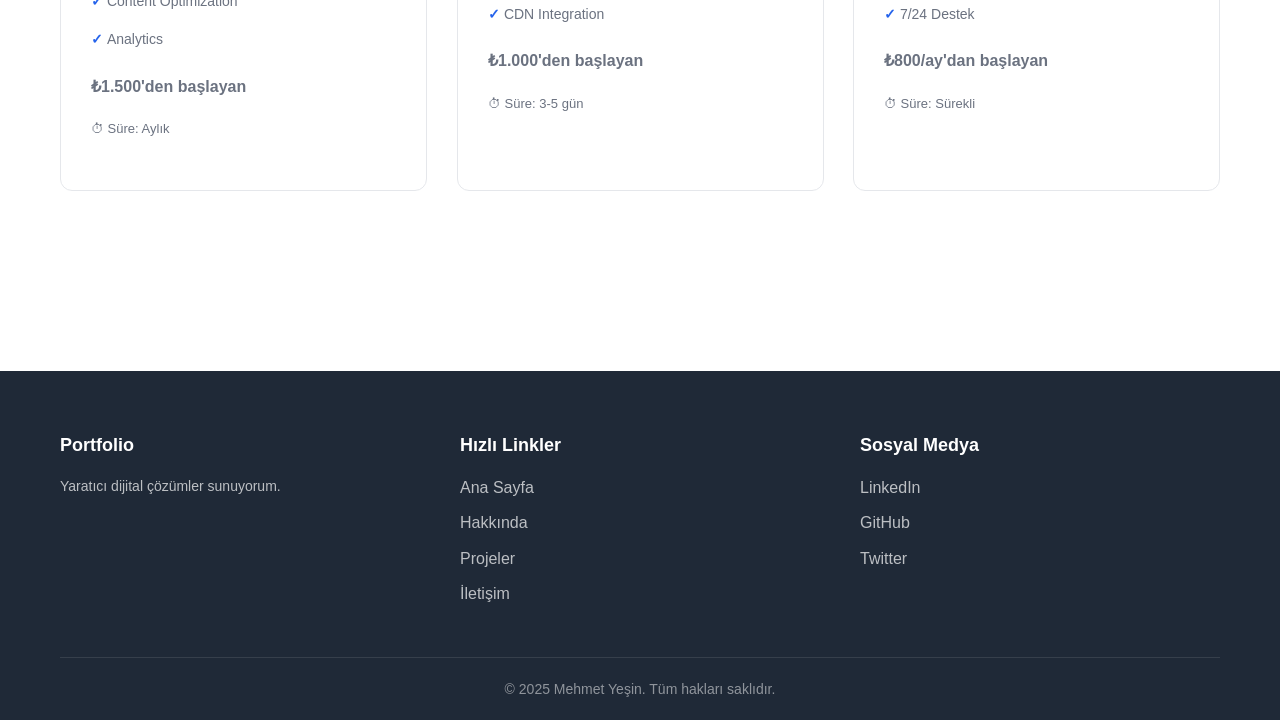
<file: services.html>
<!DOCTYPE html>
<html lang="tr">
<head>
    <meta charset="UTF-8">
    <meta name="viewport" content="width=device-width, initial-scale=1.0">
    <title>Hizmetler - Mehmet Yeşin</title>
    <link rel="icon" type="image/svg+xml" href="favicon.svg">
    <link rel="stylesheet" href="styles.css">
    <style>
        .services-controls {
            display: flex;
            gap: 15px;
            align-items: center;
            flex-wrap: wrap;
            margin-bottom: 20px;
        }
        .search-input-wrapper {
            position: relative;
            flex: 1;
            min-width: 200px;
        }
        .search-input-wrapper .search-icon {
            position: absolute;
            left: 14px;
            top: 50%;
            transform: translateY(-50%);
            pointer-events: none;
        }
        #serviceSearch {
            width: 100%;
            padding: 11px 15px 11px 40px;
            border: 2px solid var(--border);
            border-radius: 8px;
            font-size: 14px;
            font-family: inherit;
            transition: border-color 0.3s;
        }
        #serviceSearch:focus { outline: none; border-color: var(--primary); box-shadow: 0 0 0 3px rgba(37,99,235,0.1); }
        #priceSortSelect {
            padding: 11px 15px;
            border: 2px solid var(--border);
            border-radius: 8px;
            font-size: 14px;
            font-family: inherit;
            cursor: pointer;
            background: white;
        }
        #priceSortSelect:focus { outline: none; border-color: var(--primary); }
        .service-price {
            font-weight: 700;
            color: var(--primary);
            font-size: 16px;
            margin-top: 15px;
        }
        .service-duration {
            font-size: 13px;
            color: var(--text-light);
            margin-top: 4px;
        }
        .service-list li::before { content: '✓ '; color: var(--primary); font-weight: bold; }
        .loading-placeholder {
            text-align: center;
            padding: 60px;
            color: var(--text-light);
            grid-column: 1 / -1;
        }
        .no-results {
            text-align: center;
            padding: 60px;
            color: var(--text-light);
            display: none;
            grid-column: 1 / -1;
        }
    </style>
</head>
<body>
    <nav class="navbar">
        <div class="container">
            <div class="nav-content">
                <a href="index.html" class="logo">
                    <span class="logo-icon">▲</span>
                    <span class="logo-text">Portfolio</span>
                </a>
                <ul class="nav-menu" id="navMenu">
                    <li><a href="index.html" class="nav-link">Ana Sayfa</a></li>
                    <li><a href="about.html" class="nav-link">Hakkında</a></li>
                    <li><a href="projects.html" class="nav-link">Projeler</a></li>
                    <li><a href="services.html" class="nav-link active">Hizmetler</a></li>
                    <li><a href="contact.html" class="nav-link">İletişim</a></li>
                    <li><a href="auth.html" class="nav-link nav-link-auth">Giriş Yap</a></li>
                </ul>
                <button class="menu-toggle" id="menuToggle" aria-label="Menüyü aç/kapat">
                    <span></span><span></span><span></span>
                </button>
            </div>
        </div>
    </nav>

    <section class="page-hero">
        <div class="container">
            <h1 class="page-title">Hizmet<span class="highlight">lerim</span></h1>
            <p class="page-subtitle">Size sunduğum profesyonel hizmetler</p>
        </div>
    </section>

    <section class="filter-section">
        <div class="container">
            <div class="services-controls">
                <div class="search-input-wrapper">
                    <span class="search-icon">🔍</span>
                    <input type="text" id="serviceSearch" placeholder="Hizmet ara...">
                </div>
                <select id="priceSortSelect">
                    <option value="default">Varsayılan Sıra</option>
                    <option value="asc">Fiyat: Düşükten Yükseğe</option>
                    <option value="desc">Fiyat: Yüksekten Düşüğe</option>
                </select>
            </div>
            <div class="filter-buttons" id="categoryFilters">
                <button class="filter-btn active" data-category="all">Tümü</button>
                <button class="filter-btn" data-category="design">Tasarım</button>
                <button class="filter-btn" data-category="development">Geliştirme</button>
                <button class="filter-btn" data-category="mobile">Mobil</button>
                <button class="filter-btn" data-category="seo">SEO</button>
                <button class="filter-btn" data-category="support">Destek</button>
            </div>
        </div>
    </section>

    <section class="page-content">
        <div class="container">
            <div class="services-grid" id="servicesGrid">
                <div class="loading-placeholder">⏳ Hizmetler yükleniyor...</div>
            </div>
            <div class="no-results" id="noResults">
                <p>🔍 Arama kriterlerine uygun hizmet bulunamadı.</p>
            </div>
        </div>
    </section>

    <footer class="footer">
        <div class="container">
            <div class="footer-content">
                <div class="footer-section">
                    <h4>Portfolio</h4>
                    <p>Yaratıcı dijital çözümler sunuyorum.</p>
                </div>
                <div class="footer-section">
                    <h4>Hızlı Linkler</h4>
                    <ul>
                        <li><a href="index.html">Ana Sayfa</a></li>
                        <li><a href="about.html">Hakkında</a></li>
                        <li><a href="projects.html">Projeler</a></li>
                        <li><a href="contact.html">İletişim</a></li>
                    </ul>
                </div>
                <div class="footer-section">
                    <h4>Sosyal Medya</h4>
                    <ul>
                        <li><a href="https://linkedin.com" target="_blank" rel="noopener">LinkedIn</a></li>
                        <li><a href="https://github.com" target="_blank" rel="noopener">GitHub</a></li>
                        <li><a href="https://twitter.com" target="_blank" rel="noopener">Twitter</a></li>
                    </ul>
                </div>
            </div>
            <div class="footer-bottom">
                <p>&copy; 2025 Mehmet Yeşin. Tüm hakları saklıdır.</p>
            </div>
        </div>
    </footer>
    <script src="script.js"></script>
</body>
</html>
</file>
<file: styles.css>
* {
    margin: 0;
    padding: 0;
    box-sizing: border-box;
}

:root {
    --primary: #2563eb;
    --primary-dark: #1d4ed8;
    --secondary: #0ea5e9;
    --text-dark: #1f2937;
    --text-light: #6b7280;
    --bg-light: #f9fafb;
    --border: #e5e7eb;
    --white: #ffffff;
}

body {
    font-family: 'Inter', -apple-system, BlinkMacSystemFont, 'Segoe UI', sans-serif;
    color: var(--text-dark);
    background-color: var(--white);
    line-height: 1.6;
}

.container {
    max-width: 1200px;
    margin: 0 auto;
    padding: 0 20px;
}

/* Animasyonlar */
@keyframes fadeInUp {
    from {
        opacity: 0;
        transform: translateY(20px);
    }
    to {
        opacity: 1;
        transform: translateY(0);
    }
}

@keyframes slideInLeft {
    from {
        opacity: 0;
        transform: translateX(-30px);
    }
    to {
        opacity: 1;
        transform: translateX(0);
    }
}

@keyframes slideInRight {
    from {
        opacity: 0;
        transform: translateX(30px);
    }
    to {
        opacity: 1;
        transform: translateX(0);
    }
}

@keyframes scaleIn {
    from {
        opacity: 0;
        transform: scale(0.95);
    }
    to {
        opacity: 1;
        transform: scale(1);
    }
}

@keyframes slideDown {
    from {
        opacity: 0;
        transform: translateY(-10px);
    }
    to {
        opacity: 1;
        transform: translateY(0);
    }
}

/* Navigasyon */
.navbar {
    position: fixed;
    top: 0;
    left: 0;
    right: 0;
    background: rgba(255, 255, 255, 0.95);
    backdrop-filter: blur(10px);
    border-bottom: 1px solid var(--border);
    z-index: 1000;
    box-shadow: 0 1px 3px rgba(0, 0, 0, 0.1);
}

.nav-content {
    display: flex;
    justify-content: space-between;
    align-items: center;
    height: 80px;
}

.logo {
    display: flex;
    align-items: center;
    gap: 10px;
    font-size: 24px;
    font-weight: bold;
    color: var(--primary);
    cursor: pointer;
    text-decoration: none;
}

.logo-icon {
    width: 40px;
    height: 40px;
    background: linear-gradient(135deg, var(--primary), var(--secondary));
    border-radius: 8px;
    display: flex;
    align-items: center;
    justify-content: center;
    color: white;
    font-size: 20px;
}

.nav-menu {
    display: flex;
    list-style: none;
    gap: 30px;
}

.nav-link {
    text-decoration: none;
    color: var(--text-light);
    font-weight: 500;
    transition: color 0.3s;
    position: relative;
    padding-bottom: 8px;
}

.nav-link:hover,
.nav-link.active {
    color: var(--primary);
}

.nav-link.active::after {
    content: '';
    position: absolute;
    bottom: 0;
    left: 0;
    right: 0;
    height: 3px;
    background: var(--primary);
    border-radius: 2px;
}

.menu-toggle {
    display: none;
    flex-direction: column;
    background: none;
    border: none;
    cursor: pointer;
    gap: 6px;
    padding: 8px;
}

.menu-toggle span {
    width: 28px;
    height: 3px;
    background: var(--text-dark);
    border-radius: 2px;
    transition: all 0.3s ease;
    display: block;
}

.menu-toggle.active span:nth-child(1) {
    transform: rotate(45deg) translate(10px, 10px);
}

.menu-toggle.active span:nth-child(2) {
    opacity: 0;
}

.menu-toggle.active span:nth-child(3) {
    transform: rotate(-45deg) translate(7px, -7px);
}

/* Hero Section */
.hero {
    min-height: calc(100vh - 80px);
    display: flex;
    align-items: center;
    justify-content: center;
    margin-top: 80px;
    background: linear-gradient(135deg, rgba(37, 99, 235, 0.05) 0%, rgba(14, 165, 233, 0.05) 100%);
    animation: fadeInUp 0.6s ease-out;
}

.hero-content {
    display: grid;
    grid-template-columns: 1fr 1fr;
    gap: 60px;
    align-items: center;
    width: 100%;
}

.hero-text {
    animation: slideInLeft 0.6s ease-out;
}

.hero-title {
    font-size: 56px;
    font-weight: 800;
    line-height: 1.2;
    margin-bottom: 20px;
}

.highlight {
    background: linear-gradient(135deg, var(--primary), var(--secondary));
    -webkit-background-clip: text;
    -webkit-text-fill-color: transparent;
    background-clip: text;
}

.hero-subtitle {
    font-size: 20px;
    color: var(--primary);
    font-weight: 600;
    margin-bottom: 20px;
}

.hero-description {
    font-size: 18px;
    color: var(--text-light);
    margin-bottom: 30px;
    line-height: 1.8;
}

.hero-buttons {
    display: flex;
    gap: 20px;
    flex-wrap: wrap;
}

.hero-illustration {
    animation: slideInRight 0.6s ease-out;
}

.illustration-box {
    background: white;
    border-radius: 16px;
    padding: 30px;
    box-shadow: 0 20px 40px rgba(0, 0, 0, 0.1);
    border: 1px solid var(--border);
}

.illustration-content {
    space-y: 20px;
}

.profile-header {
    display: flex;
    align-items: center;
    gap: 15px;
    margin-bottom: 30px;
    padding-bottom: 20px;
    border-bottom: 1px solid var(--border);
}

.profile-avatar {
    width: 50px;
    height: 50px;
    background: linear-gradient(135deg, var(--primary), var(--secondary));
    border-radius: 50%;
    display: flex;
    align-items: center;
    justify-content: center;
    color: white;
    font-weight: bold;
    font-size: 24px;
}

.profile-info {
    flex: 1;
}

.profile-name {
    font-weight: 600;
    font-size: 16px;
    margin-bottom: 5px;
}

.profile-title {
    font-size: 14px;
    color: var(--text-light);
}

.profile-features {
    display: flex;
    flex-direction: column;
    gap: 15px;
}

.feature-item {
    display: flex;
    align-items: center;
    gap: 12px;
}

.feature-emoji {
    font-size: 24px;
}

/* Butonlar */
.btn {
    padding: 12px 30px;
    border: none;
    border-radius: 8px;
    font-size: 16px;
    font-weight: 600;
    cursor: pointer;
    transition: all 0.3s;
    text-decoration: none;
    display: inline-block;
}

.btn-primary {
    background: var(--primary);
    color: white;
}

.btn-primary:hover {
    background: var(--primary-dark);
    transform: translateY(-2px);
    box-shadow: 0 10px 20px rgba(37, 99, 235, 0.3);
}

.btn-secondary {
    background: white;
    color: var(--primary);
    border: 2px solid var(--primary);
}

.btn-secondary:hover {
    background: var(--primary);
    color: white;
}

/* Page Hero */
.page-hero {
    padding: 100px 0 60px;
    margin-top: 80px;
    background: linear-gradient(135deg, rgba(37, 99, 235, 0.05) 0%, rgba(14, 165, 233, 0.05) 100%);
    animation: fadeInUp 0.6s ease-out;
}

.page-title {
    font-size: 48px;
    font-weight: 800;
    margin-bottom: 20px;
}

.page-subtitle {
    font-size: 18px;
    color: var(--text-light);
}

/* Page Content */
.page-content {
    padding: 80px 0;
    animation: fadeInUp 0.6s ease-out;
}

/* About Section */
.about-section {
    margin-bottom: 60px;
}

.about-section h2 {
    font-size: 32px;
    font-weight: 700;
    margin-bottom: 30px;
    color: var(--primary);
}

.about-text {
    display: flex;
    flex-direction: column;
    gap: 20px;
}

.about-text p {
    font-size: 16px;
    color: var(--text-light);
    line-height: 1.8;
}

/* Skills Grid */
.skills-grid {
    display: grid;
    grid-template-columns: repeat(auto-fit, minmax(280px, 1fr));
    gap: 25px;
}

.skill-card {
    padding: 25px;
    border: 1px solid var(--border);
    border-radius: 12px;
    background: var(--bg-light);
    transition: all 0.3s;
    animation: scaleIn 0.5s ease-out forwards;
}

.skill-card:hover {
    border-color: var(--primary);
    box-shadow: 0 10px 30px rgba(37, 99, 235, 0.1);
    transform: translateY(-5px);
}

.skill-icon {
    font-size: 40px;
    margin-bottom: 15px;
}

.skill-card h3 {
    font-size: 18px;
    margin-bottom: 10px;
}

.skill-card p {
    color: var(--text-light);
    font-size: 14px;
}

/* Stats Section */
.stats-section {
    display: grid;
    grid-template-columns: repeat(auto-fit, minmax(200px, 1fr));
    gap: 40px;
    padding: 60px 0;
    border-top: 1px solid var(--border);
    border-bottom: 1px solid var(--border);
    margin-top: 60px;
}

.stat-item {
    text-align: center;
    animation: scaleIn 0.5s ease-out forwards;
}

.stat-number {
    font-size: 48px;
    font-weight: 800;
    color: var(--primary);
    margin-bottom: 10px;
}

.stat-label {
    color: var(--text-light);
    font-size: 16px;
}

/* Filter Section */
.filter-section {
    padding: 40px 0;
    background: var(--bg-light);
}

.filter-buttons {
    display: flex;
    justify-content: center;
    gap: 15px;
    flex-wrap: wrap;
}

.filter-btn {
    padding: 10px 25px;
    border: none;
    border-radius: 25px;
    background: white;
    color: var(--text-dark);
    font-weight: 600;
    cursor: pointer;
    transition: all 0.3s;
    border: 2px solid transparent;
}

.filter-btn.active {
    background: var(--primary);
    color: white;
}

.filter-btn:hover {
    border-color: var(--primary);
}

/* Projects Grid */
.projects-grid {
    display: grid;
    grid-template-columns: repeat(auto-fit, minmax(300px, 1fr));
    gap: 30px;
}

.project-card {
    background: white;
    border-radius: 12px;
    overflow: hidden;
    border: 1px solid var(--border);
    transition: all 0.3s;
    animation: scaleIn 0.5s ease-out forwards;
}

.project-card:hover {
    border-color: var(--primary);
    box-shadow: 0 20px 40px rgba(0, 0, 0, 0.1);
    transform: translateY(-5px);
}

.project-image {
    height: 200px;
    background: linear-gradient(135deg, rgba(37, 99, 235, 0.1), rgba(14, 165, 233, 0.1));
    display: flex;
    align-items: center;
    justify-content: center;
    font-size: 60px;
}

.project-info {
    padding: 25px;
}

.project-info h3 {
    font-size: 20px;
    margin-bottom: 15px;
    color: var(--text-dark);
}

.project-info p {
    color: var(--text-light);
    margin-bottom: 15px;
    font-size: 14px;
}

.project-tags {
    display: flex;
    gap: 10px;
    flex-wrap: wrap;
    margin-bottom: 15px;
}

.tag {
    background: rgba(37, 99, 235, 0.1);
    color: var(--primary);
    padding: 5px 12px;
    border-radius: 20px;
    font-size: 12px;
    font-weight: 600;
}

/* Services Grid */
.services-grid {
    display: grid;
    grid-template-columns: repeat(auto-fit, minmax(300px, 1fr));
    gap: 30px;
}

.service-card {
    padding: 30px;
    background: white;
    border: 1px solid var(--border);
    border-radius: 12px;
    transition: all 0.3s;
    animation: scaleIn 0.5s ease-out forwards;
}

.service-card:hover {
    border-color: var(--primary);
    box-shadow: 0 20px 40px rgba(37, 99, 235, 0.15);
    transform: translateY(-5px);
}

.service-icon {
    font-size: 50px;
    margin-bottom: 20px;
}

.service-card h3 {
    font-size: 22px;
    margin-bottom: 15px;
}

.service-card p {
    color: var(--text-light);
    margin-bottom: 20px;
}

.service-list {
    list-style: none;
}

.service-list li {
    padding: 8px 0;
    color: var(--text-light);
    font-size: 14px;
}

/* CTA Section */
.cta-section {
    background: linear-gradient(135deg, var(--primary), var(--secondary));
    color: white;
    padding: 80px 0;
    text-align: center;
}

.cta-content h2 {
    font-size: 40px;
    margin-bottom: 20px;
}

.cta-content p {
    font-size: 18px;
    margin-bottom: 30px;
    opacity: 0.9;
}

/* Contact Section */
.contact-content {
    display: grid;
    grid-template-columns: 1fr 1fr;
    gap: 60px;
}

.contact-info h2 {
    font-size: 28px;
    margin-bottom: 15px;
}

.contact-info > p {
    color: var(--text-light);
    margin-bottom: 30px;
}

.contact-details {
    margin-bottom: 40px;
}

.contact-item {
    display: flex;
    gap: 20px;
    margin-bottom: 25px;
    padding: 15px;
    background: var(--bg-light);
    border-radius: 8px;
    transition: all 0.3s;
}

.contact-item:hover {
    background: rgba(37, 99, 235, 0.05);
}

.contact-icon {
    font-size: 30px;
}

.contact-item-text h4 {
    font-size: 16px;
    margin-bottom: 5px;
}

.contact-item-text p {
    color: var(--text-light);
    font-size: 14px;
}

.contact-item a {
    color: var(--primary);
    text-decoration: none;
}

.contact-item a:hover {
    text-decoration: underline;
}

.social-section h3 {
    font-size: 18px;
    margin-bottom: 15px;
}

.social-icons {
    display: flex;
    gap: 15px;
}

.social-icon {
    padding: 10px 20px;
    background: white;
    border: 1px solid var(--border);
    border-radius: 8px;
    text-decoration: none;
    color: var(--text-dark);
    transition: all 0.3s;
}

.social-icon:hover {
    background: var(--primary);
    color: white;
    border-color: var(--primary);
}

/* Contact Form */
.contact-form-wrapper {
    animation: slideInRight 0.6s ease-out;
}

.contact-form {
    background: white;
    padding: 40px;
    border-radius: 12px;
    border: 1px solid var(--border);
}

.success-message {
    padding: 15px;
    background: #d1fae5;
    border: 1px solid #6ee7b7;
    border-radius: 8px;
    color: #065f46;
    margin-bottom: 20px;
    text-align: center;
    font-weight: 500;
}

.form-group {
    margin-bottom: 25px;
}

.form-group label {
    display: block;
    font-weight: 600;
    margin-bottom: 8px;
    color: var(--text-dark);
}

.form-group input,
.form-group textarea {
    width: 100%;
    padding: 12px 15px;
    border: 1px solid var(--border);
    border-radius: 8px;
    font-family: inherit;
    font-size: 14px;
    transition: all 0.3s;
}

.form-group input:focus,
.form-group textarea:focus {
    outline: none;
    border-color: var(--primary);
    box-shadow: 0 0 0 3px rgba(37, 99, 235, 0.1);
}

/* Footer */
.footer {
    background: var(--text-dark);
    color: white;
    padding: 60px 0 20px;
    margin-top: 100px;
}

.footer-content {
    display: grid;
    grid-template-columns: repeat(auto-fit, minmax(250px, 1fr));
    gap: 40px;
    margin-bottom: 40px;
}

.footer-section h4 {
    font-size: 18px;
    margin-bottom: 15px;
}

.footer-section p {
    color: rgba(255, 255, 255, 0.7);
    font-size: 14px;
}

.footer-section ul {
    list-style: none;
}

.footer-section ul li {
    margin-bottom: 10px;
}

.footer-section a {
    color: rgba(255, 255, 255, 0.7);
    text-decoration: none;
    transition: color 0.3s;
}

.footer-section a:hover {
    color: var(--secondary);
}

.footer-bottom {
    border-top: 1px solid rgba(255, 255, 255, 0.1);
    padding-top: 20px;
    text-align: center;
    color: rgba(255, 255, 255, 0.5);
    font-size: 14px;
}

/* Responsive */
@media (max-width: 768px) {
    .nav-menu {
        display: none;
        position: absolute;
        top: 80px;
        left: 0;
        right: 0;
        flex-direction: column;
        background: white;
        padding: 20px;
        gap: 0;
        border-bottom: 1px solid var(--border);
        box-shadow: 0 10px 20px rgba(0, 0, 0, 0.1);
        animation: slideDown 0.3s ease-out;
    }

    .nav-menu li {
        border-bottom: 1px solid var(--border);
    }

    .nav-menu li:last-child {
        border-bottom: none;
    }

    .nav-menu.active {
        display: flex;
    }

    .nav-link {
        display: block;
        padding: 15px 20px !important;
        border-bottom: none;
    }

    .nav-link.active::after {
        display: none;
    }

    .nav-link.active {
        background: rgba(37, 99, 235, 0.1);
        border-left: 4px solid var(--primary);
        padding-left: 16px !important;
    }

    .menu-toggle {
        display: flex;
    }

    .hero-content {
        grid-template-columns: 1fr;
        gap: 40px;
    }

    .hero-title {
        font-size: 36px;
    }

    .hero-illustration {
        display: none;
    }

    .contact-content {
        grid-template-columns: 1fr;
    }

    .hero-buttons {
        flex-direction: column;
    }

    .btn {
        width: 100%;
        text-align: center;
    }

    .page-title {
        font-size: 32px;
    }

    .projects-grid,
    .services-grid {
        grid-template-columns: 1fr;
    }

    .contact-form {
        padding: 25px;
    }
}


/* ── HAVA DURUMU WIDGET ─────────────────────────────────────────────────────── */
.weather-widget {
    background: linear-gradient(135deg, rgba(37, 99, 235, 0.1), rgba(14, 165, 233, 0.1));
    border: 2px solid var(--primary);
    border-radius: 12px;
    padding: 25px;
    margin: 40px 0;
    animation: slideInUp 0.5s ease-out;
}

.weather-header {
    display: flex;
    gap: 10px;
    margin-bottom: 20px;
    flex-wrap: wrap;
}

.weather-header h3 {
    width: 100%;
    margin-bottom: 15px;
    color: var(--text-dark);
}

.weather-input {
    flex: 1;
    min-width: 150px;
    padding: 10px 15px;
    border: 1px solid var(--border);
    border-radius: 8px;
    font-size: 14px;
    font-family: inherit;
}

.weather-btn {
    padding: 10px 25px;
    background: var(--primary);
    color: white;
    border: none;
    border-radius: 8px;
    cursor: pointer;
    font-weight: 600;
    transition: all 0.3s;
}

.weather-btn:hover {
    background: var(--primary-dark);
    transform: translateY(-2px);
    box-shadow: 0 5px 15px rgba(37, 99, 235, 0.3);
}

.weather-content {
    min-height: 200px;
}

.weather-main {
    display: flex;
    align-items: center;
    gap: 20px;
    margin-bottom: 20px;
    padding: 20px;
    background: white;
    border-radius: 8px;
}

.weather-icon {
    font-size: 60px;
}

.weather-temp {
    display: flex;
    flex-direction: column;
}

.temp-value {
    font-size: 32px;
    font-weight: 800;
    color: var(--primary);
}

.temp-desc {
    font-size: 16px;
    color: var(--text-light);
    text-transform: capitalize;
}

.weather-details {
    display: grid;
    grid-template-columns: repeat(auto-fit, minmax(150px, 1fr));
    gap: 15px;
}

.weather-detail {
    background: white;
    padding: 15px;
    border-radius: 8px;
    display: flex;
    justify-content: space-between;
}

.detail-label {
    font-weight: 600;
    color: var(--text-dark);
}

.detail-value {
    color: var(--primary);
    font-weight: 600;
}

.weather-loading,
.weather-error {
    text-align: center;
    padding: 40px;
    color: var(--text-light);
}

.weather-error {
    color: #ef4444;
}

/* ── FAVORİ VE SEPET BUTONLARI ──────────────────────────────────────────────── */
.service-card-header {
    display: flex;
    justify-content: space-between;
    align-items: flex-start;
    margin-bottom: 15px;
}

.service-actions {
    display: flex;
    gap: 8px;
}

.service-favorite-btn,
.service-cart-btn {
    background: none;
    border: none;
    font-size: 24px;
    cursor: pointer;
    transition: all 0.3s;
    opacity: 0.6;
    padding: 5px 10px;
    border-radius: 6px;
}

.service-favorite-btn:hover {
    opacity: 1;
    background: rgba(239, 68, 68, 0.1);
    transform: scale(1.1);
}

.service-cart-btn:hover {
    opacity: 1;
    background: rgba(37, 99, 235, 0.1);
    transform: scale(1.1);
}

.service-favorite-btn.active {
    opacity: 1;
}

/* ── BİLDİRİM MESAJLARI ────────────────────────────────────────────────────── */
@keyframes slideIn {
    from {
        transform: translateX(400px);
        opacity: 0;
    }
    to {
        transform: translateX(0);
        opacity: 1;
    }
}

@keyframes slideOut {
    from {
        transform: translateX(0);
        opacity: 1;
    }
    to {
        transform: translateX(400px);
        opacity: 0;
    }
}

.notification {
    animation: slideIn 0.3s ease-out !important;
}

.notification-success {
    background: #10b981 !important;
}

.notification-error {
    background: #ef4444 !important;
}

.notification-info {
    background: #3b82f6 !important;
}

/* Responsive - Hava Durumu */
@media (max-width: 768px) {
    .weather-widget {
        padding: 15px;
    }

    .weather-header {
        flex-direction: column;
    }

    .weather-input,
    .weather-btn {
        width: 100%;
    }

    .weather-main {
        flex-direction: column;
        text-align: center;
    }

    .weather-details {
        grid-template-columns: 1fr;
    }

    .service-actions {
        gap: 5px;
    }

    .service-favorite-btn,
    .service-cart-btn {
        font-size: 20px;
        padding: 3px 8px;
    }
}

/* --- Hava Durumu Bölümü Stilleri --- */
.weather-section {
    padding: 60px 0;
    background-color: #f8f9fa; /* Sitenin alt temasına uygun açık gri */
}

.weather-container {
    max-width: 500px;
    margin: 0 auto;
    text-align: center;
    background: #ffffff;
    padding: 30px;
    border-radius: 16px;
    box-shadow: 0 10px 30px rgba(0, 0, 0, 0.05);
}

.weather-container h3 {
    font-size: 24px;
    color: #333;
    margin-bottom: 5px;
}

.weather-subtitle {
    font-size: 14px;
    color: #777;
    margin-bottom: 20px;
}

.weather-search {
    display: flex;
    gap: 10px;
    margin-bottom: 25px;
}

.weather-search input {
    flex: 1;
    padding: 12px 15px;
    border: 1px solid #e0e0e0;
    border-radius: 8px;
    font-size: 15px;
    outline: none;
    transition: border-color 0.3s;
}

.weather-search input:focus {
    border-color: #000; /* Portfolyondaki siyah logoya uyum */
}

.weather-search button {
    padding: 12px 25px;
    background-color: #000;
    color: #fff;
    border: none;
    border-radius: 8px;
    cursor: pointer;
    font-weight: 600;
    transition: background 0.3s;
}

.weather-search button:hover {
    background-color: #333;
}

/* Kart Sonuç Alanı */
.weather-result {
    min-height: 100px;
    display: flex;
    align-items: center;
    justify-content: center;
}

.weather-placeholder {
    color: #999;
    font-style: italic;
}

.weather-card {
    animation: fadeIn 0.5s ease-in-out;
    width: 100%;
}

.weather-icon {
    width: 80px;
    height: 80px;
    margin: 0 auto;
}

.weather-city {
    font-size: 20px;
    color: #222;
    margin: 5px 0;
}

.weather-temp {
    font-size: 42px;
    font-weight: 700;
    color: #111;
    margin: 10px 0;
}

.weather-desc {
    font-size: 14px;
    font-weight: 600;
    color: #555;
    letter-spacing: 1px;
}

.weather-details {
    display: flex;
    justify-content: space-around;
    margin-top: 20px;
    padding-top: 15px;
    border-top: 1px solid #eee;
    font-size: 14px;
    color: #666;
}

.weather-error {
    color: #d9534f;
    font-weight: 500;
}

@keyframes fadeIn {
    from { opacity: 0; transform: translateY(10px); }
    to { opacity: 1; transform: translateY(0); }
}
</file>
